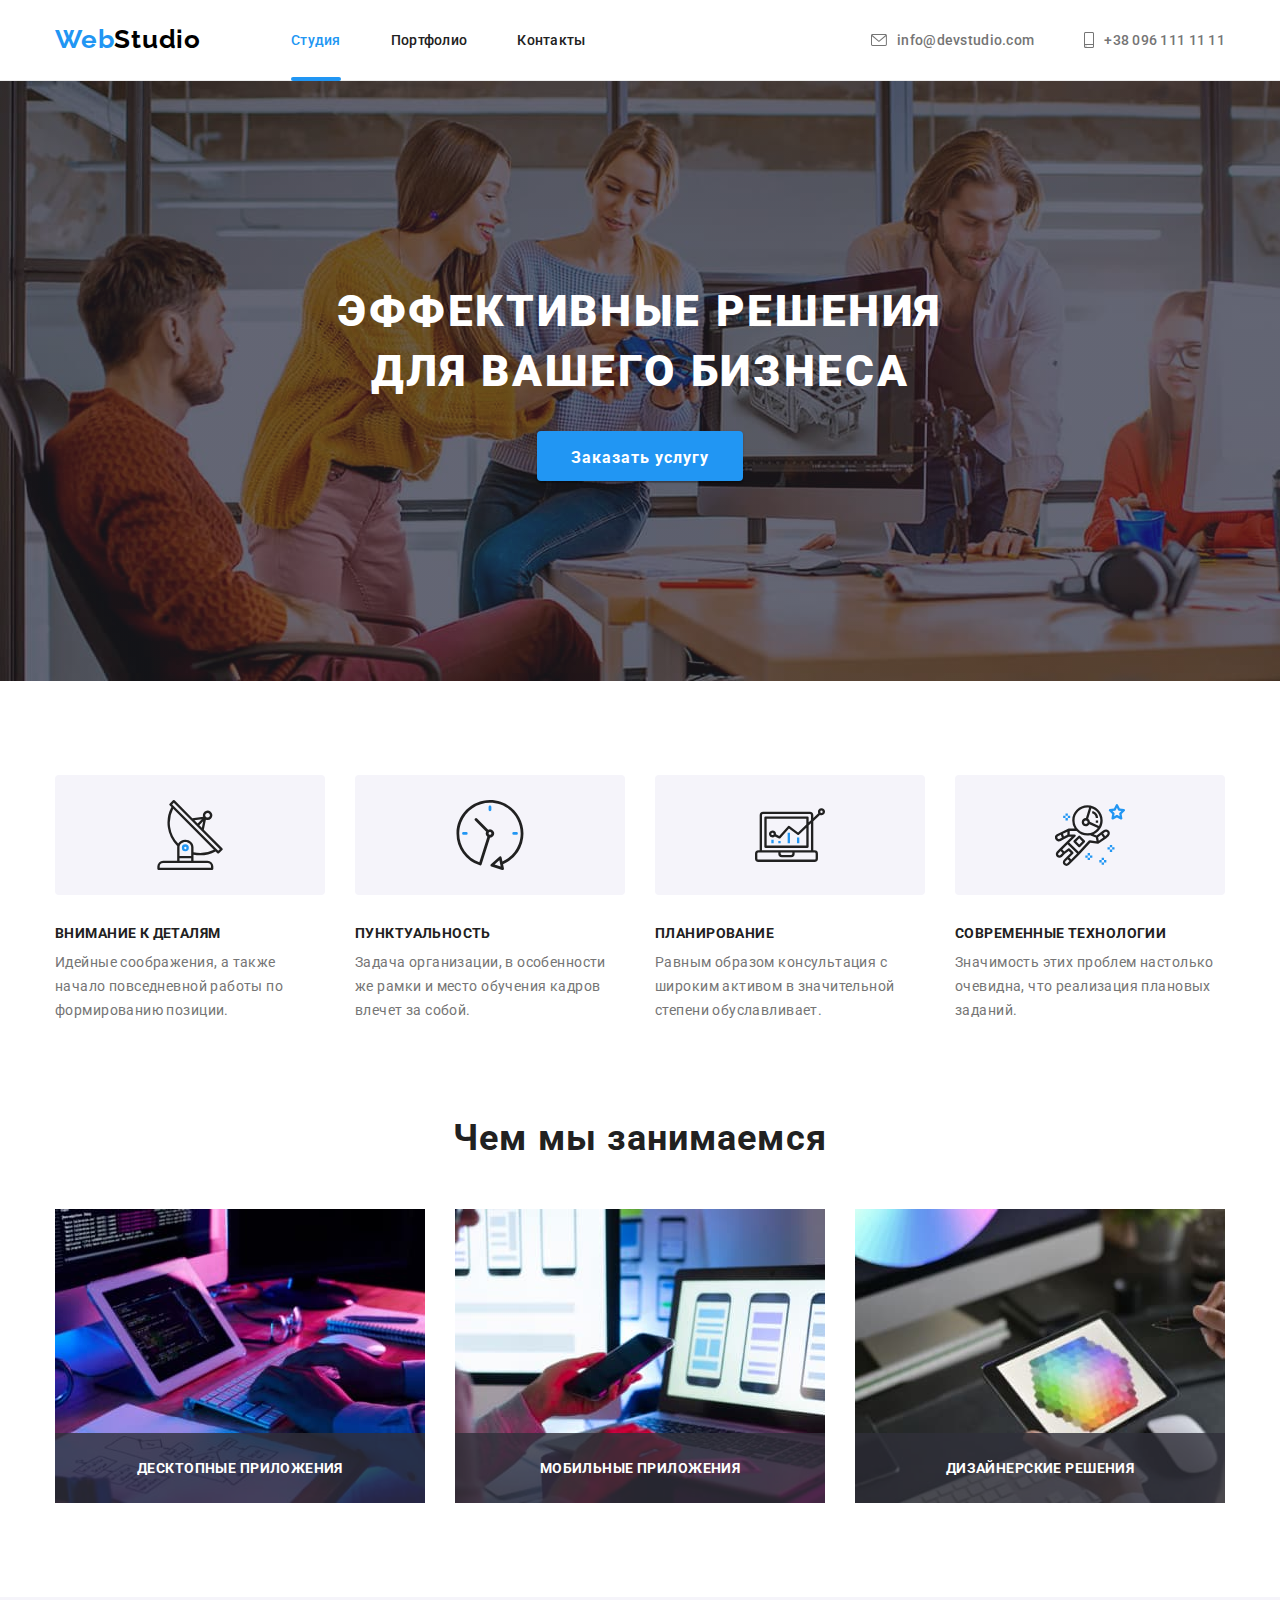
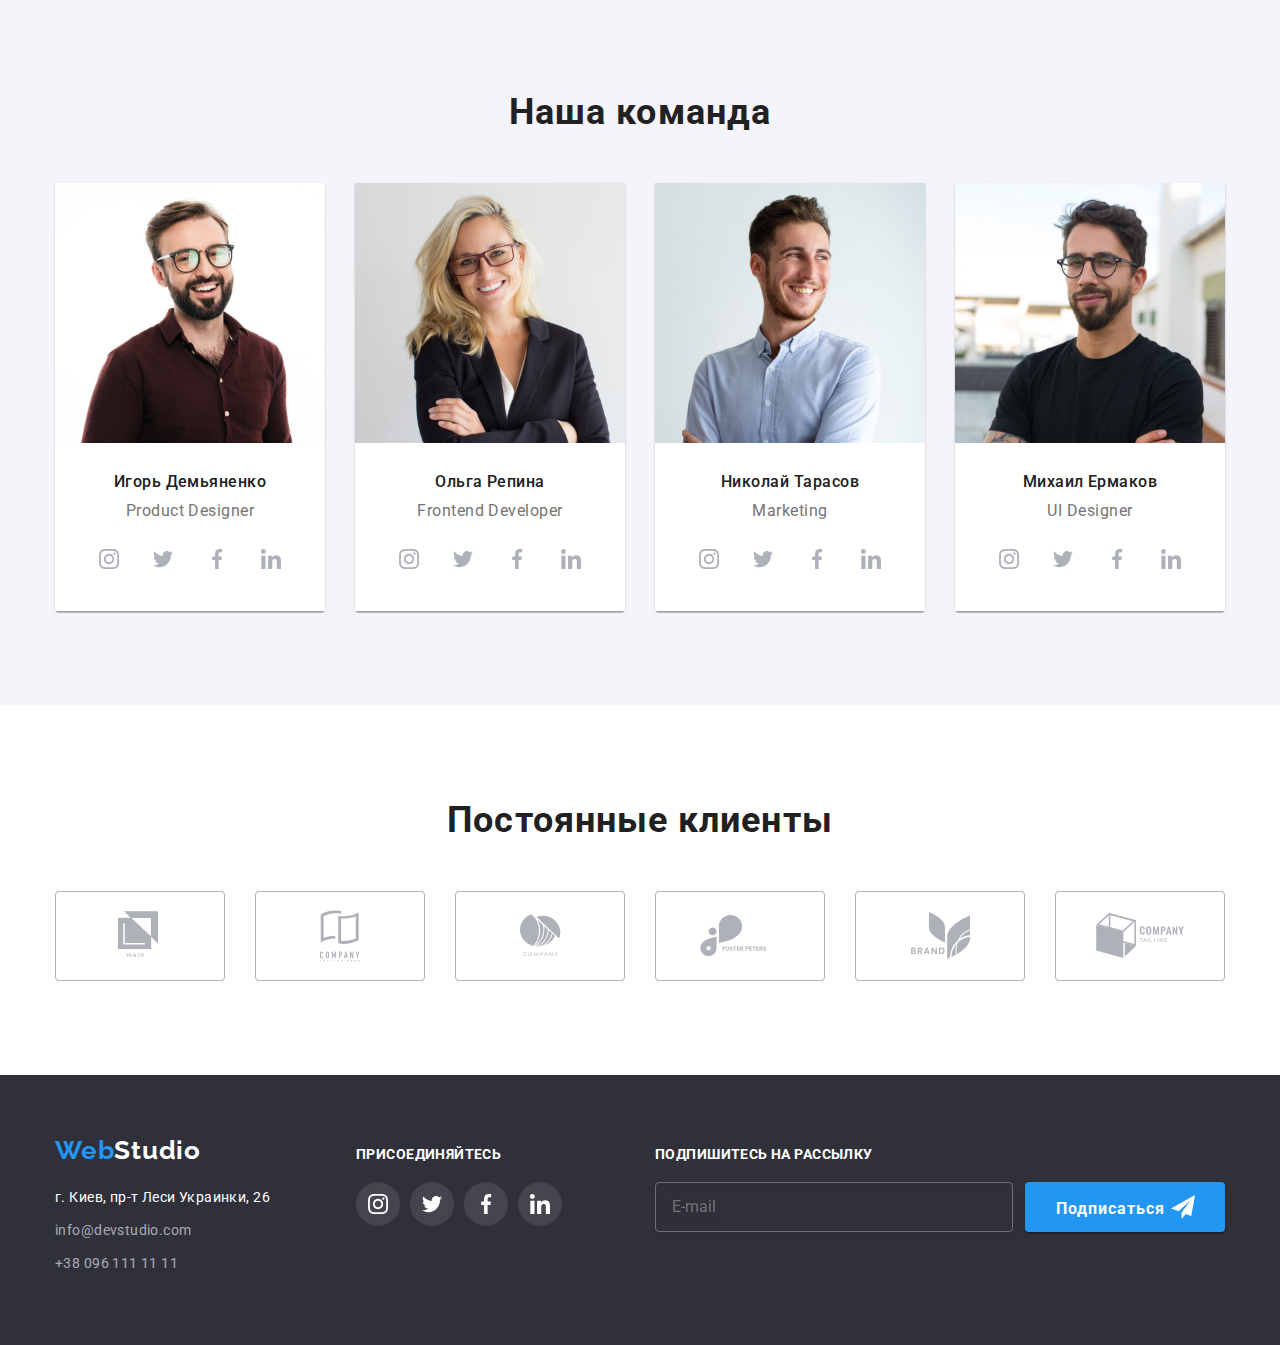
<file: index.html>
<!DOCTYPE html>
<html lang="ru">
<head>
    <meta charset="UTF-8">
    <meta name="viewport" content="width=device-width, initial-scale=1.0">
    <title>WebStudio</title>
    <link rel="stylesheet" href="https://cdnjs.cloudflare.com/ajax/libs/modern-normalize/1.0.0/modern-normalize.min.css">
    <link rel="preconnect" href="https://fonts.gstatic.com">
    <link href="https://fonts.googleapis.com/css2?family=Raleway:wght@700&family=Roboto:wght@400;500;700;900&display=swap" rel="stylesheet">
    <link rel="stylesheet" href="./css/main.min.css">
</head>
<body>
    <header class="header ">
        <div class="container">
            <nav class="navigation">
                <a class="logo logo-light-theme" href="#"><span class="logo-accent">Web</span>Studio</a>
                <ul class="navigation-list list">
                    <li class="navigation-item">
                        <a class="navigation-link current" href="index.html">Студия</a>
                    </li>
                    <li class="navigation-item">
                        <a class="navigation-link" href="portfolio.html">Портфолио</a>
                    </li>
                    <li class="navigation-item">
                        <a class="navigation-link" href="#">Контакты</a>
                    </li>
                </ul>
            </nav>
            <address class="address">
                <ul class="address-list list">
                    <li class="address-item">
                        <a class="address-link" href="mailto:info@devstudio.com">
                            <svg class="adress-icon" width="16" height="12">
                                <use href="./images/sprite.svg#envelope"></use>
                            </svg>
                            <span>info@devstudio.com</span>
                        </a>
                    </li>
                    <li class="address-item">
                        <a class="address-link" href="tel:+380961111111">
                            <svg class="adress-icon" width="10px" height="16px">
                                <use href="./images/sprite.svg#smartphone"></use>
                            </svg>
                            <span>+38 096 111 11 11</span></a>
                    </li>
                </ul>
            </address>
        </div>    
    </header>
    <main>

        <!--HERO-->
        <section class="hero section">
            <div class="container">
                <h1 class="hero-title">Эффективные решения для вашего бизнеса</h1>
                <button class="modal-btn" type="button" data-modal-open>Заказать услугу</button>
            </div>
        </section>

        <!--Our principles-->
        <section class="principles section">
            <div class="container">
                <h2 class="principles visually-hidden">Нашы принципы</h2>
                <ul class="principles-list list">
                    <li class="principles-item">
                        <div class=principles-icon-container>
                            <svg class="priciples-icon">
                                <use href="./images/sprite.svg#antenna"></use>
                            </svg>
                        </div>
                            <h3 class="principles-item-title">Внимание к деталям</h3>
                        <p class="principles-item-text">Идейные соображения, а также начало повседневной работы по формированию позиции.</p>
                    </li>
                    <li class="principles-item">
                        <div class=principles-icon-container>
                            <svg class="priciples-icon">
                                <use href="./images/sprite.svg#clock"></use>
                            </svg>
                        </div>
                        <h3 class="principles-item-title">Пунктуальность</h3>
                        <p class="principles-item-text">Задача организации, в особенности же рамки и место обучения кадров влечет за собой.</p>
                    </li>
                    <li class="principles-item">
                        <div class=principles-icon-container>
                            <svg class="priciples-icon">
                                <use href="./images/sprite.svg#diagram"></use>
                            </svg>
                        </div>
                        <h3 class="principles-item-title">Планирование</h3>
                        <p class="principles-item-text">Равным образом консультация с широким активом в значительной степени обуславливает.</p>
                    </li>
                    <li class="principles-item">
                        <div class=principles-icon-container>
                            <svg class="priciples-icon">
                                <use href="./images/sprite.svg#astronaut"></use>
                            </svg>
                        </div>
                        <h3 class="principles-item-title">Современные технологии</h3>
                        <p class="principles-item-text">Значимость этих проблем настолько очевидна, что реализация плановых заданий.</p>
                    </li>
                </ul>
            </div>
        </section>

        <!--What we are doing-->
        <section class="work">
            <div class="container">
                <h2 class="work-title title">Чем мы занимаемся</h2>
                <ul class="work-list list">
                    <li class="work-item">
                        <div class="work-item-overlay">
                        <a class="work-link">
                            <img class="work-link-img" src="./images/what-we-do1.jpg" alt="набор кода на планшете через клавиатуру и часть монитора" width="370" height="294">
                            <p class="work-link-text overlay">Десктопные приложения</p>
                        </a>
                        </div>
                    </li>
                    <li class="work-item">
                        <div class="work-item-overlay">
                        <a class="work-link">
                            <img class="work-link-img" src="./images/what-we-do2.jpg" alt="телефон и три макета телефонов на ноутбуке" width="370" height="294">
                            <p class="work-link-text overlay">Мобильные приложения</p>
                        </a>
                    </div>
                    </li>
                    <li class="work-item">
                        <div class="work-item-overlay">
                        <a class="work-link">
                            <img class="work-link-img" src="./images/what-we-do3.jpg" alt="цветовая палитра на планшете и часть монитора" width="370" height="294">
                            <p class="work-link-text overlay">Дизайнерские решения</p>
                        </a>
                    </div>
                    </li>
                </ul>
            </div>
        </section>

        <!--Our team-->
        <section class="team section">
            <div class="container">
                <h2 class="team-title title">Наша команда</h2>
                <ul class="team-members list">
                    <li class="team-member">
                        <img class="team-member-img" src="./images/member1.jpg" alt="мужчина в бордовой рубашке" width="270" height="260">
                        <div class="team-member-wrapper">    
                            <h3 class="team-member-name">Игорь Демьяненко</h3>
                            <p class="team-member-position" lang="en">Product Designer</p>
                            <ul class="social-list list">
                                <li class="social-list-item">
                                    <a class="social-list-link" href="#" target="_blank">
                                        <svg class="social-list-icon">
                                            <use href="./images/sprite.svg#instagram"></use>
                                        </svg>
                                    </a>    
                                </li>

                                <li class="social-list-item">
                                    <a class="social-list-link" href="#" target="_blank">
                                        <svg class="social-list-icon">
                                            <use href="./images/sprite.svg#twitter"></use>
                                        </svg>
                                    </a>    
                                </li>

                                <li class="social-list-item">
                                    <a class="social-list-link" href="#" target="_blank">
                                        <svg class="social-list-icon">
                                            <use href="./images/sprite.svg#facebook"></use>
                                        </svg>
                                    </a>    
                                </li>

                                <li class="social-list-item">
                                    <a class="social-list-link" href="#" target="_blank">
                                        <svg class="social-list-icon">
                                            <use href="./images/sprite.svg#linkedin"></use>
                                        </svg>
                                    </a>    
                                </li>
                            </ul>
                        </div>
                    </li>
                    <li class="team-member">
                        <img class="team-member-img" src="./images/member2.jpg" alt="девушка в костюме" width="270" height="260">
                        <div class="team-member-wrapper">
                            <h3 class="team-member-name">Ольга Репина</h3>
                            <p class="team-member-position" lang="en">Frontend Developer</p>
                            <ul class="social-list list">
                                <li class="social-list-item">
                                    <a class="social-list-link" href="#" target="_blank">
                                        <svg class="social-list-icon">
                                            <use href="./images/sprite.svg#instagram"></use>
                                        </svg>
                                    </a>    
                                </li>
                                <li class="social-list-item">
                                    <a class="social-list-link" href="#" target="_blank">
                                        <svg class="social-list-icon">
                                            <use href="./images/sprite.svg#twitter"></use>
                                        </svg>
                                    </a>    
                                </li>
                                <li class="social-list-item">
                                    <a class="social-list-link" href="#" target="_blank">
                                        <svg class="social-list-icon">
                                            <use href="./images/sprite.svg#facebook"></use>
                                        </svg>
                                    </a>    
                                </li>
                                <li class="social-list-item">
                                    <a class="social-list-link" href="#" target="_blank">
                                        <svg class="social-list-icon">
                                            <use href="./images/sprite.svg#linkedin"></use>
                                        </svg>
                                    </a>    
                                </li>
                            </ul>
                        </div>
                    </li>
                    <li class="team-member">
                        <img class="team-member-img" src="./images/member3.jpg" alt="мужчина в светлой рубашке" width="270" height="260">
                        <div class="team-member-wrapper">
                            <h3 class="team-member-name">Николай Тарасов</h3>
                            <p class="team-member-position" lang="en">Marketing</p>
                            <ul class="social-list list">
                                <li class="social-list-item">
                                    <a class="social-list-link" href="#" target="_blank">
                                        <svg class="social-list-icon">
                                            <use href="./images/sprite.svg#instagram"></use>
                                        </svg>
                                    </a>    
                                </li>
                                <li class="social-list-item">
                                    <a class="social-list-link" href="#" target="_blank">
                                        <svg class="social-list-icon">
                                            <use href="./images/sprite.svg#twitter"></use>
                                        </svg>
                                    </a>    
                                </li>
                                <li class="social-list-item">
                                    <a class="social-list-link" href="#" target="_blank">
                                        <svg class="social-list-icon">
                                            <use href="./images/sprite.svg#facebook"></use>
                                        </svg>
                                    </a>    
                                </li>
                                <li class="social-list-item">
                                    <a class="social-list-link" href="#" target="_blank">
                                        <svg class="social-list-icon">
                                            <use href="./images/sprite.svg#linkedin"></use>
                                        </svg>
                                    </a>    
                                </li>
                            </ul>
                        </div>
                    </li>
                    <li class="team-member">
                        <img class="team-member-img" src="./images/member4.jpg" alt="мужчина в черной футболке" width="270" height="260">
                        <div class="team-member-wrapper">
                            <h3 class="team-member-name">Михаил Ермаков</h3>
                            <p class="team-member-position" lang="en">UI Designer</p>
                            <ul class="social-list list">
                                <li class="social-list-item">
                                    <a class="social-list-link" href="#" target="_blank">
                                        <svg class="social-list-icon">
                                            <use href="./images/sprite.svg#instagram"></use>
                                        </svg>
                                    </a>    
                                </li>
                                <li class="social-list-item">
                                    <a class="social-list-link" href="#" target="_blank">
                                        <svg class="social-list-icon">
                                            <use href="./images/sprite.svg#twitter"></use>
                                        </svg>
                                    </a>    
                                </li>
                                <li class="social-list-item">
                                    <a class="social-list-link" href="#" target="_blank">
                                        <svg class="social-list-icon">
                                            <use href="./images/sprite.svg#facebook"></use>
                                        </svg>
                                    </a>    
                                </li>
                                <li class="social-list-item">
                                    <a class="social-list-link" href="#" target="_blank">
                                        <svg class="social-list-icon">
                                            <use href="./images/sprite.svg#linkedin"></use>
                                        </svg>
                                    </a>    
                                </li>
                            </ul>
                        </div>
                    </li>
                    </ul>
                </div>
        </section>

        <!--Regular customers-->
        <section class="customers section">
            <div class="container">
                <h2 class="customers-title title">Постоянные клиенты</h2>
                <ul class="customers-list list">
                    <li class="customers-list-item">
                        <a class="customers-list-link">
                            <svg class="customers-list-icon" width="44.27" height="49.23">
                                <use href="./images/sprite.svg#logo-1"></use>
                            </svg>
                        </a>
                    </li>
                    <li class="customers-list-item">
                        <a class="customers-list-link">
                            <svg class="customers-list-icon" width="40" height="52">
                                <use href="./images/sprite.svg#logo-2"></use>
                            </svg>
                        </a>
                    </li>
                    <li class="customers-list-item">
                        <a class="customers-list-link">
                            <svg class="customers-list-icon" width="41" height="42.6">
                                <use href="./images/sprite.svg#logo-3"></use>
                            </svg>
                        </a>
                    </li>
                    <li class="customers-list-item">
                        <a class="customers-list-link">
                            <svg class="customers-list-icon" width="79.66" height="42.02">
                                <use href="./images/sprite.svg#logo-4"></use>
                            </svg>
                        </a>
                    </li>
                    <li class="customers-list-item">
                        <a class="customers-list-link">
                            <svg class="customers-list-icon" width="59" height="47">
                                <use href="./images/sprite.svg#logo-5"></use>
                            </svg>
                        </a>
                    </li>
                    <li class="customers-list-item">
                        <a class="customers-list-link">
                            <svg class="customers-list-icon" width="
                            88.48" height="45.44">
                                <use href="./images/sprite.svg#logo-6"></use>
                            </svg>
                        </a>
                    </li>
                </ul>
            </div>
        </section>
    </main>
    <footer class="footer">
        <div class="container">
            <div class="left-side">
                <a class="logo logo-dark-theme" href="#"><span class="logo-accent">Web</span>Studio</a>
                <address class="footer-address">
                    <ul class="footer-address-list list">
                        <li class="footer-address-item">
                            <a class="footer-address-link" href="https://goo.gl/maps/bqmVGnzdGQUrFETBA" target="_blank">г. Киев, пр-т Леси Украинки, 26</a>
                        </li>
                        <li class="footer-address-item">
                            <a class="footer-address-contact" href="mailto:info@devstudio.com">info@devstudio.com</a>
                        </li>
                        <li class="footer-address-item">
                            <a class="footer-address-contact" href="tel:+380961111111">+38 096 111 11 11</a>
                        </li>
                    </ul>
                </address>
            </div>
           <div class="right-side">
                <p class="footer-text">Присоединяйтесь</p>
                <ul class="social-list list">
                    <li class="social-list-item">
                        <a class="social-list-link" href="#" target="_blank">
                            <svg class="social-list-icon">
                                <use href="./images/sprite.svg#instagram"></use>
                            </svg>
                        </a>    
                    </li>
                    <li class="social-list-item">
                        <a class="social-list-link" href="#" target="_blank">
                            <svg class="social-list-icon">
                                <use href="./images/sprite.svg#twitter"></use>
                            </svg>
                        </a>    
                    </li>
                    <li class="social-list-item">
                        <a class="social-list-link" href="#" target="_blank">
                            <svg class="social-list-icon">
                                <use href="./images/sprite.svg#facebook"></use>
                            </svg>
                        </a>    
                    </li>
                    <li class="social-list-item">
                        <a class="social-list-link" href="#" target="_blank">
                            <svg class="social-list-icon">
                                <use href="./images/sprite.svg#linkedin"></use>
                            </svg>
                        </a>    
                    </li>
                </ul>
            </div> 
                <!--subscribe form-->
            <div class="subscribe-form-wrapper"> 
                <p class="footer-text">Подпишитесь на рассылку</p>
                    <form class="subscribe-form">
                            <input name="e-mail" class="subscribe-form-field" placeholder="E-mail">
                        <button type="submit" class="modal-btn">
                            <span class="modal-btn-text">Подписаться</span>
                            <svg class="modal-btn-icon-send" width="24" height="24">
                                <use href="./images/sprite.svg#icon-send"></use>
                            </svg>
                        </button>
                    </form>
            </div>
        </div>
    </footer>
    <div class="backdrop is-hidden" data-modal>
        <div class="modal">
            <button type="button" class="close-btn" data-modal-close>
                <svg class="close-btn-icon" width="18px" height="18px"> 
                    <use href="./images/sprite.svg#close-btn"></use>
                </svg>
            </button>
            <p class="modal-form-name">Оставьте свои данные, мы вам перезвоним</p>
            <form action="#" class="modal-form">
                <label class="modal-form-field">Имя
                    <span class="modal-form-input-wrapper">
                        <input type="text" name="user-name" class="modal-form-input">
                        <svg class="modal-form-icon" width="18" height="18">
                            <use href="./images/sprite.svg#person"></use>
                        </svg>
                    </span>
                </label>
                <label class="modal-form-field">Телефон
                    <span class="modal-form-input-wrapper">
                        <input type="tel" name="user-tel" class="modal-form-input">
                        <svg class="modal-form-icon" width="18" height="18">
                            <use href="./images/sprite.svg#tel"></use>
                        </svg>
                    </span>
                </label>
                 <label class="modal-form-field">Почта
                    <span class="modal-form-input-wrapper">
                        <input type="email" name="user-emale" class="modal-form-input">
                        <svg class="modal-form-icon" width="18" height="18">
                            <use href="./images/sprite.svg#email"></use>
                        </svg>
                    </span>
                </label>
                <label class="modal-form-field message">Комментарий
                    <textarea name="user-message" class="modal-form-message" placeholder="Введите текст"></textarea>
                </label>
                <input type="checkbox" value="accept-policy" id="policy" class="modal-form-policy visually-hidden">
                <label for="policy" name="user-policy" class="modal-form-policy-text">Соглашаюсь с рассылкой и принимаю <a href="#" class="modal-form-policy-text-link">Условия договора</a></label>
                <button type="submit" class="modal-btn">Отправить</button>
            </form>
        </div>
    </div>

    <script src="./js/modal.js"></script>
</body>
</html>
</file>
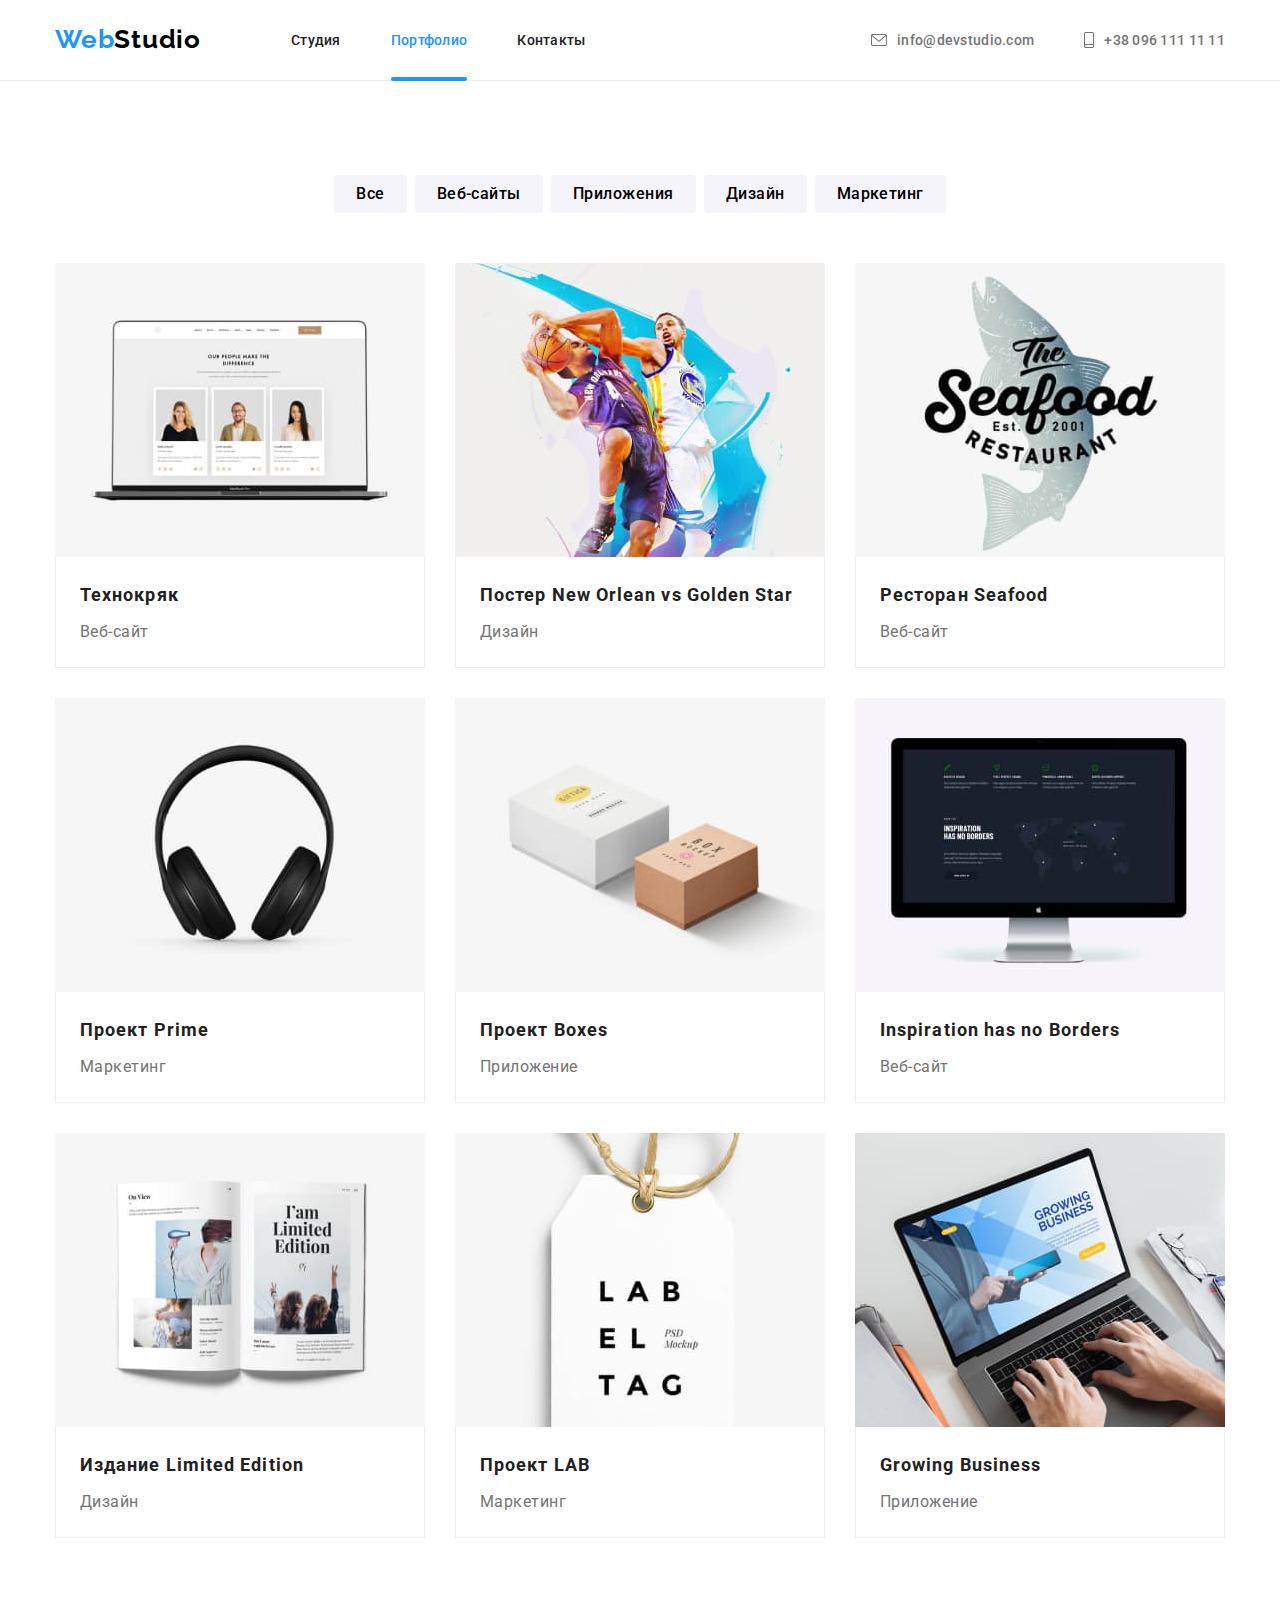
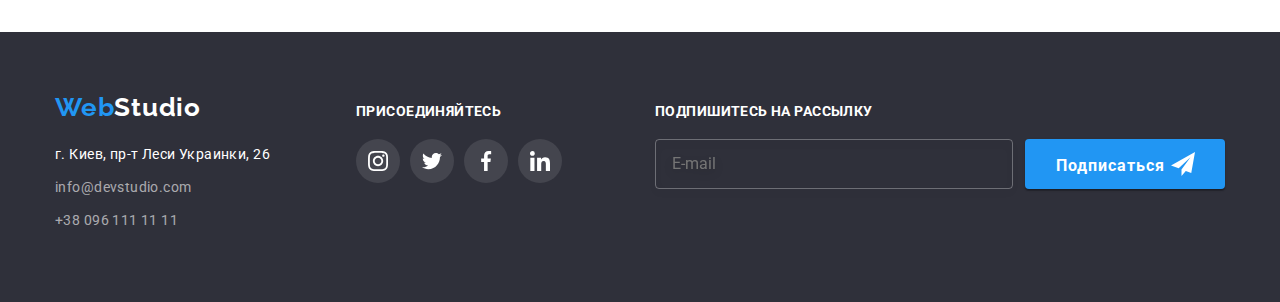
<file: portfolio.html>
<!DOCTYPE html>
<html lang="ru">
<head>
    <meta charset="UTF-8">
    <meta name="viewport" content="width=device-width, initial-scale=1.0">
    <title>WebStudio</title>
    <link rel="stylesheet" href="https://cdnjs.cloudflare.com/ajax/libs/modern-normalize/1.0.0/modern-normalize.min.css">
    <link rel="preconnect" href="https://fonts.gstatic.com">
    <link href="https://fonts.googleapis.com/css2?family=Raleway:wght@700&family=Roboto:wght@400;500;700;900&display=swap" rel="stylesheet">
    <link rel="stylesheet" href="./css/portfolio.min.css">
</head>
<body>
    <header class="header ">
        <div class="container">
            <nav class="navigation">
                <a class="logo logo-light-theme" href="#"><span class="logo-accent">Web</span>Studio</a>
                <ul class="navigation-list list">
                    <li class="navigation-item">
                        <a class="navigation-link" href="index.html">Студия</a>
                    </li>
                    <li class="navigation-item">
                        <a class="navigation-link current" href="portfolio.html">Портфолио</a>
                    </li>
                    <li class="navigation-item">
                        <a class="navigation-link" href="#">Контакты</a>
                    </li>
                </ul>
            </nav>
            <address class="address">
                <ul class="address-list list">
                    <li class="address-item">
                        <a class="address-link" href="mailto:info@devstudio.com">
                            <svg class="adress-icon" width="16" height="12">
                                <use href="./images/sprite.svg#envelope"></use>
                            </svg>
                            <span>info@devstudio.com</span>
                        </a>
                    </li>
                    <li class="address-item">
                        <a class="address-link" href="tel:+380961111111">
                            <svg class="adress-icon" width="10" height="16">
                                <use href="./images/sprite.svg#smartphone"></use>
                            </svg>
                            <span>+38 096 111 11 11</span></a>
                    </li>
                </ul>
            </address>
        </div>    
    </header>
    <main class="main">
        <!--Portfolio --> 
        <section class="portfolio section">
            <div class="container">
                <h1 class="portfolio-title visually-hidden">Портфолио</h1>
                <ul class="filter-list list">
                    <li class="filter-item">
                        <button class="filter-btn" type="button">Все</button>
                    </li>

                    <li class="filter-item">
                        <button class="filter-btn" type="button">Веб-сайты</button>
                    </li>

                    <li class="filter-item">
                        <button class="filter-btn" type="button">Приложения</button>
                    </li>

                    <li class="filter-item">
                        <button class="filter-btn" type="button">Дизайн</button>
                    </li>

                    <li class="filter-item">
                        <button class="filter-btn" type="button">Маркетинг</button>
                    </li>
                </ul>
                <ul class="portfolio-list list">
                    <li class="portfolio-item" tabindex="0">
                        <a class="portfolio-item-link" href="#">
                            <article class="portfolio-item-card">
                                <div class="portfolio-item-card-thumb">
                                    <img src="./images/portfolio/project1.jpg" alt="пример веб-сайта" width="370" height="294">
                                    <p class="overlay">Технокряк это современная площадка распространения коронавируса. Компании используют эту платформу для цифрового шпионажа и атак на защищённые сервера конкурентов</p>
                                </div>
                                <div class="portfolio-item-wrapper"> 
                                    <h2 class="portfolio-item-name">Технокряк</h2>
                                    <p class="portfolio-description">Веб-сайт</p>
                                </div>
                            </article>
                        </a>
                    </li>

                    <li class="portfolio-item" tabindex="0">
                        <a class="portfolio-item-link" href="#">
                            <article class="portfolio-item-card">
                                <div class="portfolio-item-card-thumb">
                                    <img src="./images/portfolio/project2.jpg" alt="пример веб-сайта" width="370" height="294">
                                    <p class="overlay">Постер New Orlean vs Golden Star</p>
                                </div>
                                <div class="portfolio-item-wrapper"> 
                                    <h2 class="portfolio-item-name">Постер New Orlean vs Golden Star</h2>
                                    <p class="portfolio-description">Дизайн</p>
                                </div>
                            </article>
                        </a>
                    </li>

                    <li class="portfolio-item" tabindex="0">
                        <a class="portfolio-item-link" href="#">
                            <article class="portfolio-item-card">
                                <div class="portfolio-item-card-thumb">
                                    <img src="./images/portfolio/project3.jpg" alt="пример веб-сайта" width="370" height="294">
                                    <p class="overlay">Ресторан Seafood</p>
                                </div>
                                <div class="portfolio-item-wrapper"> 
                                    <h2 class="portfolio-item-name">Ресторан Seafood</h2>
                                    <p class="portfolio-description">Веб-сайт</p>
                                </div>
                            </article>
                        </a>
                    </li>   

                    <li class="portfolio-item" tabindex="0">
                        <a class="portfolio-item-link" href="#">
                            <article class="portfolio-item-card">
                                <div class="portfolio-item-card-thumb">
                                    <img src="./images/portfolio/project4.jpg" alt="пример веб-сайта" width="370" height="294">
                                    <p class="overlay">Проект Prime</p>
                                </div>
                                <div class="portfolio-item-wrapper"> 
                                    <h2 class="portfolio-item-name">Проект Prime</h2>
                                    <p class="portfolio-description">Маркетинг</p>
                                </div>
                            </article>
                        </a>
                    </li>  
                            
                    <li class="portfolio-item" tabindex="0">
                        <a class="portfolio-item-link" href="#">
                            <article class="portfolio-item-card">
                                <div class="portfolio-item-card-thumb">
                                    <img src="./images/portfolio/project5.jpg" alt="пример веб-сайта" width="370" height="294">
                                    <p class="overlay">Проект Boxes</p>
                                </div>
                                <div class="portfolio-item-wrapper"> 
                                    <h2 class="portfolio-item-name">Проект Boxes</h2>
                                    <p class="portfolio-description">Приложение</p>
                                </div>
                            </article>
                        </a>
                    </li>

                    <li class="portfolio-item" tabindex="0">
                        <a class="portfolio-item-link" href="#">
                            <article class="portfolio-item-card">
                                <div class="portfolio-item-card-thumb">
                                    <img src="./images/portfolio/project6.jpg" alt="пример веб-сайта" width="370" height="294">
                                    <p class="overlay">Inspiration has no Borders</p>
                                </div>
                                <div class="portfolio-item-wrapper"> 
                                    <h2 class="portfolio-item-name">Inspiration has no Borders</h2>
                                    <p class="portfolio-description">Веб-сайт</p>
                                </div>
                            </article>
                        </a>
                    </li>

                    <li class="portfolio-item" tabindex="0">
                        <a class="portfolio-item-link" href="#">
                            <article class="portfolio-item-card">
                                <div class="portfolio-item-card-thumb">
                                    <img src="./images/portfolio/project7.jpg" alt="пример веб-сайта" width="370" height="294">
                                    <p class="overlay">Издание Limited Edition</p>
                                </div>
                                <div class="portfolio-item-wrapper"> 
                                    <h2 class="portfolio-item-name">Издание Limited Edition</h2>
                                    <p class="portfolio-description">Дизайн</p>
                                </div>
                            </article>
                        </a>
                    </li>

                    <li class="portfolio-item" tabindex="0">
                        <a class="portfolio-item-link" href="#">
                            <article class="portfolio-item-card">
                                <div class="portfolio-item-card-thumb">
                                    <img src="./images/portfolio/project8.jpg" alt="пример веб-сайта" width="370" height="294">
                                    <p class="overlay">Проект LAB</p>
                                </div>
                                <div class="portfolio-item-wrapper"> 
                                    <h2 class="portfolio-item-name">Проект LAB</h2>
                                    <p class="portfolio-description">Маркетинг</p>
                                </div>
                            </article>
                        </a>
                    </li>

                    <li class="portfolio-item" tabindex="0">
                        <a class="portfolio-item-link" href="#">
                            <article class="portfolio-item-card">
                                <div class="portfolio-item-card-thumb">
                                    <img src="./images/portfolio/project9.jpg" alt="пример веб-сайта" width="370" height="294">
                                    <p class="overlay">Growing Business</p>
                                </div>
                                <div class="portfolio-item-wrapper"> 
                                    <h2 class="portfolio-item-name">Growing Business</h2>
                                    <p class="portfolio-description">Приложение</p>
                                </div>
                            </article>
                        </a>
                    </li>           
                </ul>
            </div>
        </section>
    </main>
    <footer class="footer">
        <div class="container">
            <div class="left-side">
                <a class="logo logo-dark-theme" href="#"><span class="logo-accent">Web</span>Studio</a>
                <address class="footer-address">
                    <ul class="footer-address-list list">
                        <li class="footer-address-item">
                            <a class="footer-address-link" href="https://goo.gl/maps/bqmVGnzdGQUrFETBA" target="_blank">г. Киев, пр-т Леси Украинки, 26</a>
                        </li>
                        <li class="footer-address-item">
                            <a class="footer-address-contact" href="mailto:info@devstudio.com">info@devstudio.com</a>
                        </li>
                        <li class="footer-address-item">
                            <a class="footer-address-contact" href="tel:+380961111111">+38 096 111 11 11</a>
                        </li>
                    </ul>
                </address>
            </div>
           <div class="right-side">
                <p class="footer-text">Присоединяйтесь</p>
                <ul class="social-list list">
                    <li class="social-list-item">
                        <a class="social-list-link" href="#" target="_blank">
                            <svg class="social-list-icon">
                                <use href="./images/sprite.svg#instagram"></use>
                            </svg>
                        </a>    
                    </li>
                    <li class="social-list-item">
                        <a class="social-list-link" href="#" target="_blank">
                            <svg class="social-list-icon">
                                <use href="./images/sprite.svg#twitter"></use>
                            </svg>
                        </a>    
                    </li>
                    <li class="social-list-item">
                        <a class="social-list-link" href="#" target="_blank">
                            <svg class="social-list-icon">
                                <use href="./images/sprite.svg#facebook"></use>
                            </svg>
                        </a>    
                    </li>
                    <li class="social-list-item">
                        <a class="social-list-link" href="#" target="_blank">
                            <svg class="social-list-icon">
                                <use href="./images/sprite.svg#linkedin"></use>
                            </svg>
                        </a>    
                    </li>
                </ul>
            </div> 
                <!--subscribe form-->
            <div class="subscribe-form-wrapper"> 
                <p class="footer-text">Подпишитесь на рассылку</p>
                    <form class="subscribe-form">
                            <input name="e-mail" class="subscribe-form-field" placeholder="E-mail">
                        <button type="submit" class="modal-btn">
                            <span class="modal-btn-text">Подписаться</span>
                            <svg class="modal-btn-icon-send" width="24" height="24">
                                <use href="./images/sprite.svg#icon-send"></use>
                            </svg>
                        </button>
                    </form>
            </div>
        </div>
    </footer>
</body>
</html>
</file>
<file: css/main.min.css>
.visually-hidden{position:absolute;width:1px;height:1px;margin:-1px;border:0;padding:0;white-space:nowrap;clip-path:inset(100%);clip:rect(0 0 0 0);overflow:hidden}:root{--main-font: 'Roboto', sans-serif;--secondary-font: 'Raleway', sans-serif;--main-color: #212121;--secondary-color: #757575;--accent-color: #2196F3;--portfolio-set-gap: 30px}body{font-family:var(--main-font);color:var(--main-color)}.list{list-style:none}h1,h2,h3,h4,h5,h6{margin:0}ul{margin:0;padding:0}p{margin:0}img{display:block}button{padding:0}.container{width:1200px;padding:0 15px;margin:0 auto}.section{padding-top:94px;padding-bottom:94px}.title{margin-bottom:50px;font-weight:700;font-size:36px;line-height:1.167;text-align:center;letter-spacing:0.03em}.modal-btn{display:inline-block;font-family:var(--main-font);font-weight:700;font-size:16px;line-height:1.875;text-align:center;letter-spacing:0.06em;min-width:200px;height:50px;color:#FFFFFF;background-color:var(--accent-color);cursor:pointer;border-color:transparent;border-radius:4px;box-shadow:0px 1px 3px rgba(0,0,0,0.12),0px 1px 1px rgba(0,0,0,0.14),0px 2px 1px rgba(0,0,0,0.2)}.backdrop{position:fixed;left:0;top:0;width:100%;height:100%;background-color:rgba(0,0,0,0.2);transition:all 500ms linear}.modal{position:relative;top:50%;left:50%;transform:translate(-50%, -50%) scale(1);width:528px;min-height:581px;padding:40px;background-color:#FFF;box-shadow:0px 1px 3px rgba(0,0,0,0.12),0px 1px 1px rgba(0,0,0,0.14),0px 2px 1px rgba(0,0,0,0.1);border-radius:4px;transition:all 500ms linear}.backdrop.is-hidden .modal{transform:translate(-50%, -50%) scale(0)}.close-btn{position:absolute;top:8px;right:8px;width:30px;height:30px;padding:6px 6px 6px 5px;background-color:#FFFFFF;border:1px solid rgba(0,0,0,0.1);box-sizing:border-box;border-radius:50%;cursor:pointer}.close-btn-icon{transition:fill 250ms cubic-bezier(0.4, 0, 0.2, 1)}.close-btn-icon:hover,.close-btn-icon:focus{fill:var(--accent-color)}.is-hidden{opacity:0;visibility:hidden;pointer-events:none}.modal-form-name{margin-bottom:12px;font-weight:700;font-size:20px;line-height:1,15;text-align:center;letter-spacing:0.03em;color:val(--main-color)}.modal-form{display:flex;flex-direction:column}.modal-form-input-wrapper{display:block;position:relative}.modal-form-field{position:relative;margin-bottom:10px;font-weight:400;font-size:12px;line-height:1.167;letter-spacing:0.01em;color:var(--secondary-color)}.message{margin-bottom:20px}.modal-form-input{width:100%;height:40px;margin-top:4px;padding-left:42px;border:1px solid rgba(33,33,33,0.2);border-radius:4px;transition:border-color 250ms cubic-bezier(0.4, 0, 0.2, 1)}.modal-form-input:focus{outline:none;border-color:var(--accent-color)}.modal-form-icon{position:absolute;top:50%;left:12px;transform:translateY(-50%);transition:fill 250ms cubic-bezier(0.4, 0, 0.2, 1)}.modal-form-input:focus ~ .modal-form-icon{fill:var(--accent-color)}.modal-form-message{margin-top:4px;padding:12px 16px;resize:none;width:100%;height:120px;border:1px solid rgba(33,33,33,0.2);border-radius:4px;transition:border-color 250ms cubic-bezier(0.4, 0, 0.2, 1)}.modal-form-message:focus{outline:none;border-color:var(--accent-color)}.backdrop .modal-btn{width:200px;margin:0 auto;margin-top:20px}.modal-form-policy-text{display:flex;align-items:center;justify-content:center;text-align:center;font-weight:400px;font-size:14px;line-height:1.714;letter-spacing:0.03em;color:#757575}.modal-form-policy-text::before{margin-right:8.38px;content:" ";display:inline-block;width:16px;height:15px;border:1px solid var(--main-color);border-radius:4px;transition:background-image 250ms cubic-bezier(0.4, 0, 0.2, 1)}.modal-form-policy:checked ~ .modal-form-policy-text::before{background-image:url("../images/icon-check.svg");background-size:cover;border-color:transparent}.modal-form-policy-text-link{color:var(--accent-color)}.logo{font-family:var(--secondary-font);font-weight:700;font-size:26px;line-height:1.192;letter-spacing:0.03em;text-decoration:none;color:var(--main-color)}.logo-accent{color:var(--accent-color)}.social-list{display:flex;justify-content:space-between}.social-list-link{display:flex;justify-content:center;align-items:center;width:44px;height:44px;border-radius:50%;background-color:#FFFFFF;transition:background-color 250ms cubic-bezier(0.4, 0, 0.2, 1)}.social-list-link:hover,.social-list-link:focus{background-color:var(--accent-color)}.footer .social-list-link:hover,.footer .social-list-link:focus{background-color:var(--accent-color)}.social-list-icon{width:20px;height:20px;fill:#AFB1B8;transition:fill 250ms cubic-bezier(0.4, 0, 0.2, 1)}.team .social-list-link:hover .social-list-icon,.team .social-list-link:focus .social-list-icon{fill:#FFFFFF}.footer .social-list-icon{fill:#FFFFFF}.footer .social-list-item:not(:last-child){margin-right:10px}.header .container{display:flex;align-items:center}.header{border-bottom:1px solid #ECECEC}.navigation{display:flex;align-items:center}.navigation-list{display:flex;align-items:center}.address-list{display:flex;align-items:center}.header .logo{margin-right:90px;padding-top:24px;padding-bottom:25px}.navigation-item:not(:last-child){margin-right:50px}.address{margin-left:auto}.address-item:not(:last-child){margin-right:50px}.logo-light-theme{color:#000000}.navigation-link,.address-link{display:flex;position:relative;align-items:center;padding-top:32px;padding-bottom:32px;font-style:normal;font-weight:500;font-size:14px;line-height:1.143;letter-spacing:0.02em;text-decoration:none;transition:color 250ms cubic-bezier(0.4, 0, 0.2, 1)}.address-link{color:var(--secondary-color)}.address-link:hover,.address-link:focus{color:var(--accent-color)}.navigation-link{color:var(--main-color)}.navigation-link:hover,.navigation-link:focus{color:var(--accent-color)}.navigation-link.current{color:var(--accent-color)}.adress-icon{margin-right:10px;fill:#757575;transition:fill 250ms cubic-bezier(0.4, 0, 0.2, 1)}.address-link:hover .adress-icon,.address-link:focus .adress-icon{fill:var(--accent-color)}.current::after{content:"";position:absolute;bottom:-1px;left:0;display:block;width:100%;height:4px;background-color:var(--accent-color);border-radius:2px}.hero{padding-top:200px;padding-bottom:200px;background-color:#2F303A;background-image:linear-gradient(rgba(47,48,58,0.4), rgba(47,48,58,0.4)),url("../images/bg-hero.jpg");background-repeat:no-repeat;background-size:cover}.hero .modal-btn{display:block;padding:10px 32px;margin:auto}.hero-title{max-width:696px;min-height:120px;margin-right:auto;margin-bottom:30px;margin-left:auto;font-weight:900;font-size:44px;line-height:1.367;letter-spacing:0.06em;text-transform:uppercase;text-align:center;color:#FFFFFF}.principles-list{display:flex}.principles-item{width:270px}.principles-item:not(:last-child){margin-right:30px}.principles-icon-container{display:flex;align-items:center;justify-content:center;margin-bottom:30px;min-width:270px;min-height:120px;background-color:#F5F4FA;border-radius:4px}.priciples-icon{display:block;width:70px;height:70px}.principles-item-title{margin-bottom:10px;font-weight:700;font-size:14px;line-height:1.143;letter-spacing:0.03em;text-transform:uppercase}.principles-item-text{font-size:14px;line-height:1.714;letter-spacing:0.03em;color:var(--secondary-color)}.work{padding-bottom:94px}.work-list{display:flex;justify-content:space-between}.work-item-overlay{position:relative}.work-item .overlay{position:absolute;bottom:0;left:0;display:flex;justify-content:center;align-items:center;width:370px;height:70px;font-weight:700;font-size:14px;line-height:1.143;text-align:center;letter-spacing:0.03em;text-transform:uppercase;color:#FFFFFF;background-color:rgba(47,48,58,0.8)}.team{background-color:#F5F4FA}.team-members{display:flex;justify-content:space-between}.team-member{box-shadow:0px 1px 3px rgba(0,0,0,0.12),0px 1px 1px rgba(0,0,0,0.14),0px 2px 1px rgba(0,0,0,0.2);border-radius:0px 0px 4px 4px}.team-member-name{margin-bottom:10px;font-weight:500;font-size:16px;line-height:1.167;letter-spacing:0.03em;text-align:center}.team-member-position{margin-bottom:16px;font-size:16px;line-height:1.167;letter-spacing:0.03em;text-align:center;color:var(--secondary-color)}.team-member-wrapper{padding:30px 32px;background-color:#FFFFFF}.customers-title{margin-bottom:50px}.customers-list{display:flex;justify-content:space-between}.customers-list-link{display:flex;align-items:center;justify-content:center;width:170px;height:90px;border:1px solid #AFB1B8;border-radius:4px;transition:border-color 250ms cubic-bezier(0.4, 0, 0.2, 1)}.customers-list-link:hover,.customers-list-link:focus{border-color:var(--accent-color)}.customers-list-icon{fill:#afb1b8;transition:fill 250ms cubic-bezier(0.4, 0, 0.2, 1)}.customers-list-link:hover .customers-list-icon,.customers-list-link:focus .customers-list-icon{fill:var(--accent-color)}.footer{padding-top:60px;padding-bottom:60px;background:#2F303A}.footer .container{display:flex;align-items:baseline}.footer .left-side{margin-right:70px;min-width:231px}.footer-address-item{margin-bottom:9px}.footer .logo-dark-theme{display:block;margin-bottom:20px;color:#FFFFFF}.footer-address-link,.footer-address-contact{font-style:normal;font-weight:400;font-size:14px;line-height:1.714;letter-spacing:0.03em;color:#FFFFFF;text-decoration:none}.footer-address-contact{color:rgba(255,255,255,0.6);transition:color 250ms cubic-bezier(0.4, 0, 0.2, 1)}.footer-address-link:hover,.footer-address-link:focus,.footer-address-contact:hover,.footer-address-contact:focus{color:var(--accent-color)}.footer .social-list-link{background-color:rgba(255,255,255,0.1);transition:background-color 250ms cubic-bezier(0.4, 0, 0.2, 1)}.right-side{margin-right:93px}.footer-text{margin-bottom:20px;font-weight:700;font-size:14px;line-height:1.143;letter-spacing:0.03em;text-transform:uppercase;color:#FFFFFF}.subscribe-form{display:flex}.subscribe-form-field{padding:15px 16px;width:358px;min-height:50px;border:1px solid rgba(255,255,255,0.3);filter:drop-shadow(0px 4px 4px rgba(0,0,0,0.15));border-radius:4px;background-color:transparent}.subscribe-form-field:focus{outline:none;border-color:var(--accent-color);color:#fff}.footer .modal-btn{margin-left:12px;position:relative;text-align:left;padding:10px 28px 10px 29px}.modal-btn-icon-send{position:absolute;top:50%;right:28px;transform:translateY(-50%);fill:#fff}
/*# sourceMappingURL=main.min.css.map */
</file>
<file: css/portfolio.min.css>
.visually-hidden{position:absolute;width:1px;height:1px;margin:-1px;border:0;padding:0;white-space:nowrap;clip-path:inset(100%);clip:rect(0 0 0 0);overflow:hidden}:root{--main-font: 'Roboto', sans-serif;--secondary-font: 'Raleway', sans-serif;--main-color: #212121;--secondary-color: #757575;--accent-color: #2196F3;--portfolio-set-gap: 30px}body{font-family:var(--main-font);color:var(--main-color)}.list{list-style:none}h1,h2,h3,h4,h5,h6{margin:0}ul{margin:0;padding:0}p{margin:0}img{display:block}button{padding:0}.container{width:1200px;padding:0 15px;margin:0 auto}.section{padding-top:94px;padding-bottom:94px}.title{margin-bottom:50px;font-weight:700;font-size:36px;line-height:1.167;text-align:center;letter-spacing:0.03em}.logo{font-family:var(--secondary-font);font-weight:700;font-size:26px;line-height:1.192;letter-spacing:0.03em;text-decoration:none;color:var(--main-color)}.logo-accent{color:var(--accent-color)}.filter-list{display:flex;justify-content:center;margin-bottom:50px}.filter-btn{padding:6px 22px;height:38px;font-family:var(--main-font);font-weight:500;font-size:16px;line-height:1.625;text-align:center;letter-spacing:0.03em;background-color:#F5F4FA;border-radius:4px;border:none;cursor:pointer;transition:color 250ms cubic-bezier(0.4, 0, 0.2, 1),background-color 250ms cubic-bezier(0.4, 0, 0.2, 1)}.filter-btn:hover,.filter-btn:focus{color:#FFFFFF;background-color:var(--accent-color)}.filter-btn .all{min-width:73px}.filter-btn .web-sites{min-width:128px}.filter-btn .apps{min-width:145px}.filter-item:not(:last-child){margin-right:8px}.modal-btn{display:inline-block;font-family:var(--main-font);font-weight:700;font-size:16px;line-height:1.875;text-align:center;letter-spacing:0.06em;min-width:200px;height:50px;color:#FFFFFF;background-color:var(--accent-color);cursor:pointer;border-color:transparent;border-radius:4px;box-shadow:0px 1px 3px rgba(0,0,0,0.12),0px 1px 1px rgba(0,0,0,0.14),0px 2px 1px rgba(0,0,0,0.2)}.social-list{display:flex;justify-content:space-between}.social-list-link{display:flex;justify-content:center;align-items:center;width:44px;height:44px;border-radius:50%;background-color:#FFFFFF;transition:background-color 250ms cubic-bezier(0.4, 0, 0.2, 1)}.social-list-link:hover,.social-list-link:focus{background-color:var(--accent-color)}.footer .social-list-link:hover,.footer .social-list-link:focus{background-color:var(--accent-color)}.social-list-icon{width:20px;height:20px;fill:#AFB1B8;transition:fill 250ms cubic-bezier(0.4, 0, 0.2, 1)}.team .social-list-link:hover .social-list-icon,.team .social-list-link:focus .social-list-icon{fill:#FFFFFF}.footer .social-list-icon{fill:#FFFFFF}.footer .social-list-item:not(:last-child){margin-right:10px}.header .container{display:flex;align-items:center}.header{border-bottom:1px solid #ECECEC}.navigation{display:flex;align-items:center}.navigation-list{display:flex;align-items:center}.address-list{display:flex;align-items:center}.header .logo{margin-right:90px;padding-top:24px;padding-bottom:25px}.navigation-item:not(:last-child){margin-right:50px}.address{margin-left:auto}.address-item:not(:last-child){margin-right:50px}.logo-light-theme{color:#000000}.navigation-link,.address-link{display:flex;position:relative;align-items:center;padding-top:32px;padding-bottom:32px;font-style:normal;font-weight:500;font-size:14px;line-height:1.143;letter-spacing:0.02em;text-decoration:none;transition:color 250ms cubic-bezier(0.4, 0, 0.2, 1)}.address-link{color:var(--secondary-color)}.address-link:hover,.address-link:focus{color:var(--accent-color)}.navigation-link{color:var(--main-color)}.navigation-link:hover,.navigation-link:focus{color:var(--accent-color)}.navigation-link.current{color:var(--accent-color)}.adress-icon{margin-right:10px;fill:#757575;transition:fill 250ms cubic-bezier(0.4, 0, 0.2, 1)}.address-link:hover .adress-icon,.address-link:focus .adress-icon{fill:var(--accent-color)}.current::after{content:"";position:absolute;bottom:-1px;left:0;display:block;width:100%;height:4px;background-color:var(--accent-color);border-radius:2px}.portfolio-item-link{text-decoration:none}.portfolio-list{display:flex;flex-wrap:wrap;margin-top:calc(-1 * var(--portfolio-set-gap));margin-left:calc(-1 * var(--portfolio-set-gap))}.portfolio-item{flex-basis:calc(100%/3-30px);margin-left:var(--portfolio-set-gap);margin-top:var(--portfolio-set-gap);cursor:pointer;box-shadow:none;transition:box-shadow 250ms cubic-bezier(0.4, 0, 0.2, 1)}.portfolio-item:hover,.portfolio-item:focus{outline-offset:2px;box-shadow:0px 1px 1px rgba(0,0,0,0.12),0px 4px 4px rgba(0,0,0,0.06),1px 4px 6px rgba(0,0,0,0.16)}.portfolio-item-card-thumb{position:relative;overflow:hidden}.portfolio-item-wrapper{padding:20px 24px;border-top:none;border-right:1px solid  #EEEEEE;border-bottom:1px solid  #EEEEEE;border-left:1px solid  #EEEEEE}.portfolio-item-name{font-weight:700;font-size:18px;line-height:2;letter-spacing:0.06em;margin-bottom:4px;color:var(--main-color)}.portfolio-description{font-size:16px;line-height:1.875;letter-spacing:0.03em;color:var(--secondary-color)}.overlay{position:absolute;top:0;left:0;width:100%;height:100%;padding:63px 24px;font-weight:normal;font-size:18px;line-height:1.556;letter-spacing:0.03em;background-color:rgba(33,150,243,0.9);color:#FFF;transform:translateY(100%);transition:transform 250ms cubic-bezier(0.4, 0, 0.2, 1)}.portfolio-item:hover .overlay,.portfolio-item:focus .overlay{transform:translateY(0%)}.footer{padding-top:60px;padding-bottom:60px;background:#2F303A}.footer .container{display:flex;align-items:baseline}.footer .left-side{margin-right:70px;min-width:231px}.footer-address-item{margin-bottom:9px}.footer .logo-dark-theme{display:block;margin-bottom:20px;color:#FFFFFF}.footer-address-link,.footer-address-contact{font-style:normal;font-weight:400;font-size:14px;line-height:1.714;letter-spacing:0.03em;color:#FFFFFF;text-decoration:none}.footer-address-contact{color:rgba(255,255,255,0.6);transition:color 250ms cubic-bezier(0.4, 0, 0.2, 1)}.footer-address-link:hover,.footer-address-link:focus,.footer-address-contact:hover,.footer-address-contact:focus{color:var(--accent-color)}.footer .social-list-link{background-color:rgba(255,255,255,0.1);transition:background-color 250ms cubic-bezier(0.4, 0, 0.2, 1)}.right-side{margin-right:93px}.footer-text{margin-bottom:20px;font-weight:700;font-size:14px;line-height:1.143;letter-spacing:0.03em;text-transform:uppercase;color:#FFFFFF}.subscribe-form{display:flex}.subscribe-form-field{padding:15px 16px;width:358px;min-height:50px;border:1px solid rgba(255,255,255,0.3);filter:drop-shadow(0px 4px 4px rgba(0,0,0,0.15));border-radius:4px;background-color:transparent}.subscribe-form-field:focus{outline:none;border-color:var(--accent-color);color:#fff}.footer .modal-btn{margin-left:12px;position:relative;text-align:left;padding:10px 28px 10px 29px}.modal-btn-icon-send{position:absolute;top:50%;right:28px;transform:translateY(-50%);fill:#fff}
/*# sourceMappingURL=portfolio.min.css.map */
</file>
